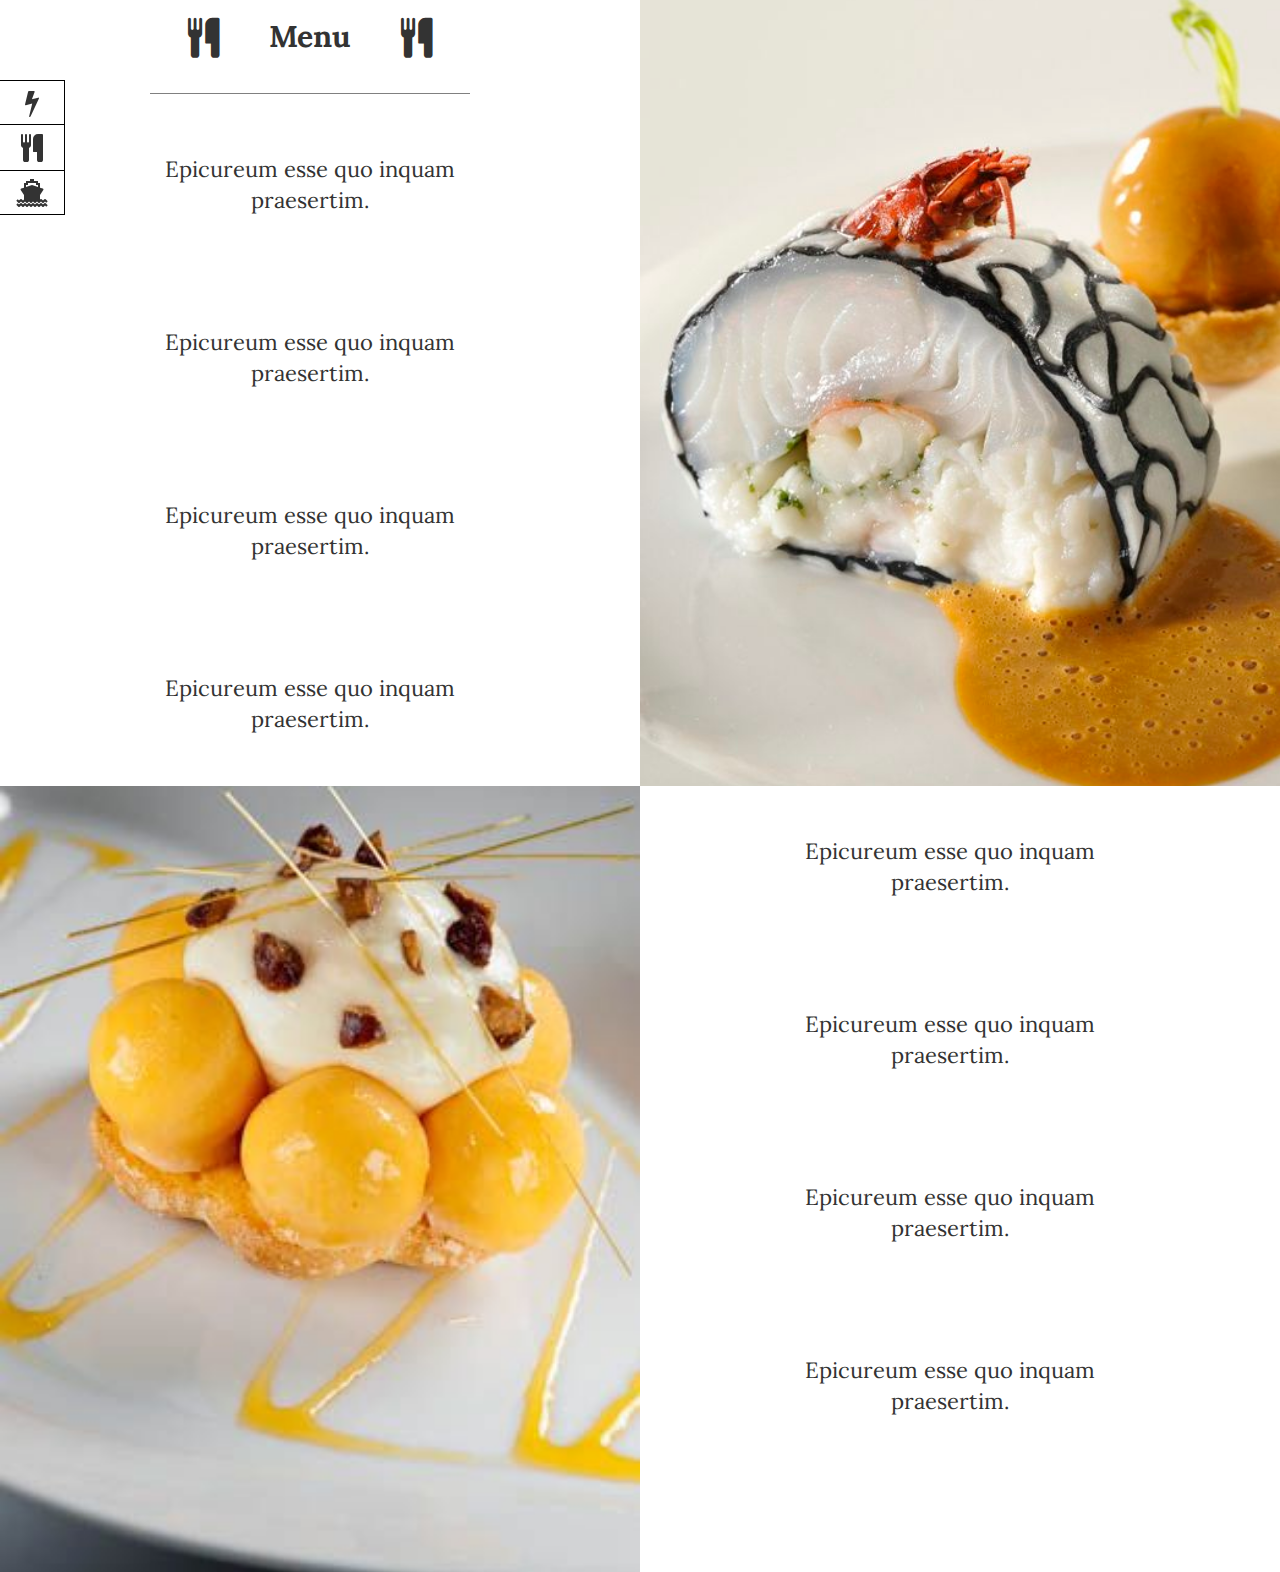
<file: traiteur-2.html>
<!DOCTYPE html>
<html>
        <head>
            <meta charset="utf-8">
            <link rel="stylesheet" href="bootstrap/css/bootstrap.css">
						<!-- style commun -->
						<link rel="stylesheet" type="text/css" href="style.css">
						<!-- style de la page -->
            <link rel="stylesheet" href="traiteur-2.css">

            <link rel="stylesheet" href="font-awesome-4.6.3/css/font-awesome.css">
            <link href='https://fonts.googleapis.com/css?family=Lora' rel='stylesheet' type='text/css'>
            <script src="https://ajax.googleapis.com/ajax/libs/jquery/1.12.2/jquery.min.js"></script>
            <script src="http://maxcdn.bootstrapcdn.com/bootstrap/3.3.6/js/bootstrap.min.js"></script>
            <script type="text/javascript" src="scroll.js"></script>
            <script src="https://ajax.googleapis.com/ajax/libs/jquery/1.12.2/jquery.min.js"></script>
            <script src="http://maxcdn.bootstrapcdn.com/bootstrap/3.3.6/js/bootstrap.min.js"></script>
            <title>Fedala Deco Traiteur</title>
        </head>   
    
    
    
    <body>
        <div class="container-fluid">
            <div class="row">
                <div class="nopad size left col-xs-12 col-sm-6 col-md-6">
            
                    <div class="contenu-entre text-center">
                        <h2 class="pad-h2 fullwidth"><div class="fa fa-cutlery fa-lg pad-ico-right"></div>Menu<div class="fa fa-cutlery fa-lg pad-ico-left"></div></h2>
                <p class="pad-bot pad-top">Epicureum esse quo inquam praesertim.</p>
                <p class="pad-bot">Epicureum esse quo inquam praesertim.</p>
                <p class="pad-bot">Epicureum esse quo inquam praesertim.</p>
                <p class="pad-bot">Epicureum esse quo inquam praesertim.</p>
                </div>
                </div>
                <div class="menu">
                    <div class="entre">
                        <div class="fa fa-bolt fa-2x"></div>
                    </div>
                    <div class="plat">
                        <div class="fa fa-cutlery fa-2x"></div>
                    </div>
                    <div class="dessert">
                    <div class="fa fa-ship fa-2x"></div>
                    </div>
                </div>
                <div class="nopad right col-xs-12 col-sm-6 col-md-6">
            <div class="img-1 fullwidth"></div>
                </div>
            </div>
                <div class="row">
                    <div class="col-md-6 pad-md-6">
            <div class="img-2 fullwidth left"></div>
                    </div>
                    <div class="col-md-6 pad-md-6">
                    <div class="contenu-entre text-center ">
                        <p class="pad-bot pad-top">Epicureum esse quo inquam praesertim.</p>
                <p class="pad-bot">Epicureum esse quo inquam praesertim.</p>
                <p class="pad-bot">Epicureum esse quo inquam praesertim.</p>
                <p class="pad-bot">Epicureum esse quo inquam praesertim.</p>
                        </div>
                    </div>
                </div>
        </div>
    </body>
</html>
</file>
<file: style.css>
/*@import url(https://fonts.googleapis.com/css?family=Philosopher);
@import url(https://fonts.googleapis.com/css?family=Lora);
@import url(https://fonts.googleapis.com/css?family=Playfair+Display);*/
@import url(https://fonts.googleapis.com/css?family=Roboto);
@import url(https://fonts.googleapis.com/css?family=Great+Vibes);

body {
	width: 100%;
	height: 100%;
	margin: auto;
}

* {
	font-family: 'Roboto', sans-serif;
}

h1, h2, h3, h4, h5{
    font-family: 'Great Vibes', sans-serif;
}
ul{;
    list-style: none;
}
.fullwidth {
	width: 100%;
}

.nopad {
	padding: 0;
}

.nomarg {
	margin: 0;
}

.right {
	float: right;
}

.left {
	float: left;
}

.blur
{
	filter: blur(5px);
	-webkit-filter: blur(5px);
	-moz-filter: blur(5px);
	-o-filter: blur(5px);
	-ms-filter: blur(5px);
}

.color-white {
	color: #FFF
}


/****/
.navbar-default .navbar-nav > .active > a,
.navbar-default .navbar-nav > .active > a:hover,
.navbar-default .navbar-nav > .active > a:focus{
    background: transparent;
    color:#ff3f34;
}
/***********************Evenement-Page***************************/
.navigation{
    z-index: 1;
    position: fixed;
    top: 35%;
    left: 0;
    width: 12%;
}

.navigation li a{
    width: 100%;
    display: block;
    padding: 5px 30px;
    display: block;
    font-family: "Roboto", sans-serif;
    font-size: 12px;
    color: #333;
    text-decoration: none;
    text-transform: uppercase;
}
.navigation .first a:hover,
.navigation li.active .first{
    border-radius: 0 3px 0 0;
}
.navigation .last a:hover,
.navigation li.active .last{
    border-radius: 0 0 3px 0;
}
.navigation{
    margin: 0 auto;
    padding: 0;
    border-radius: 0 3px 3px 0;
    background-color: rgba(255, 158, 57, 0.7)/*#DC9591*/;
}

/*
.nav-pills > li.active > a, .nav > li.active > a{
    background-color: #E8BA93;
}
*/

.nav-pills > li.active > a,
.nav-pills > li.active > a:hover{
    background-color: #E8BA93;
}
.navigation a:hover{
    background-color: rgba(255, 63, 52, 0.4);
    color: white;
  -webkit-transition-property: background;
  -webkit-transition-duration: 0.8s;
  -webkit-transition-timing-function: ease-out;
  transition-property: background;
  transition-duration: 0.8s;
  transition-timing-function: ease-out;
}
.navigation li, .nav-stacked > li+li{
    margin-top: 0px;
}
.nav-pills > li > a{
    border-radius: 0px;

}
/********************Section Blocks Evens************************/

.block_gallery{
    margin-top: 5%;
}
.default_block{
    padding-top: 4%;
}
.fullheight{
    height:100vh;
}
#mariage{
/*
    background: url(img/banquet-de-mariage.jpg) no-repeat center;
    background-size: cover;
*/
}
#cocktail{
    background-color: #FFFFFF;
}

.portfolio li{
    padding: 6px;
}

.portfolio .full{
     float: left;
    padding: 0;
    width: 33%;
    display: inline-block;
}

.portfolio li{
    height: auto;
    width: 29%;
}
.portfolio-title{
/*    font-family: 'Roboto', sans-serif;*/
    margin-top: 15px;
    padding-bottom: 15px;
    font-size: 40px;
    font-weight: 200!important;
    color: #333;
}
.portfolio p{
    margin-bottom: 5%;
}

.top{
    height: 25vh;
    width: 100%;
    background-color: brown;}
.middle{
    height: 50vh;
    width: 100%;
    background-color: darkgoldenrod;
}
.bottom{
    height: 25vh;
    width: 100%;
    background-color: brown;
}
.mar{
    display: block;
}
</file>
<file: traiteur-2.css>
.img-1 {
    background-image: url(img/traiteur-1.jpeg);
    height: 786px;
    background-repeat: no-repeat;
    background-size: cover;
    background-position: center center
}
.img-2 {
    background-image: url(img/dessert.jpeg);
    height: 786px;
    background-repeat: no-repeat;
    background-size: cover;
    background-position: center center
}

.entre {
    width: 65px;
    height: 45px;
    border: 1px solid black;
    border-left: none;
    display: flex;
    justify-content: center;
    align-items: center;
}

.entre:hover {
    width: 75px;
    height: 55px;
}

.plat {
    width: 65px;
    height: 45px;
    border-right: 1px solid black;
    display: flex;
    justify-content: center;
    align-items: center;
}

.plat:hover {
    width: 75px;
    height: 55px;
    border: 1px solid black;
    border-left: none;
}
.dessert {
    width: 65px;
    height: 45px;
    border: 1px solid black;
    border-left: none;
    display: flex;
    justify-content: center;
    align-items: center;
}
.dessert:hover {
    width: 75px;
    height: 55px;
}
.menu {
    position: fixed;
    padding-top: 80px;
}

.contenu-entre {
    width: 50%;
    margin-left: 150px;
}

.pad-bot {
    padding-bottom: 100px;
    font-family: 'Lora', serif;
    font-size: 22px;
}

.pad-top {
    padding-top: 50px;
}

.pad-h2 {
    padding-bottom: 40px;
    font-family: 'Lora', serif;
    font-weight: bold;
    border-bottom: 1px solid grey;
}

.pad-ico-right {
    padding-right: 50px;
}

.pad-ico-left {
    padding-left: 50px;
}

.size {
    height: 768px;
}

.pad-md-6 {
    padding-right: 0px;
    padding-left: 0px;
}

.pad-right {
    padding-right: 50px;
}
</file>
